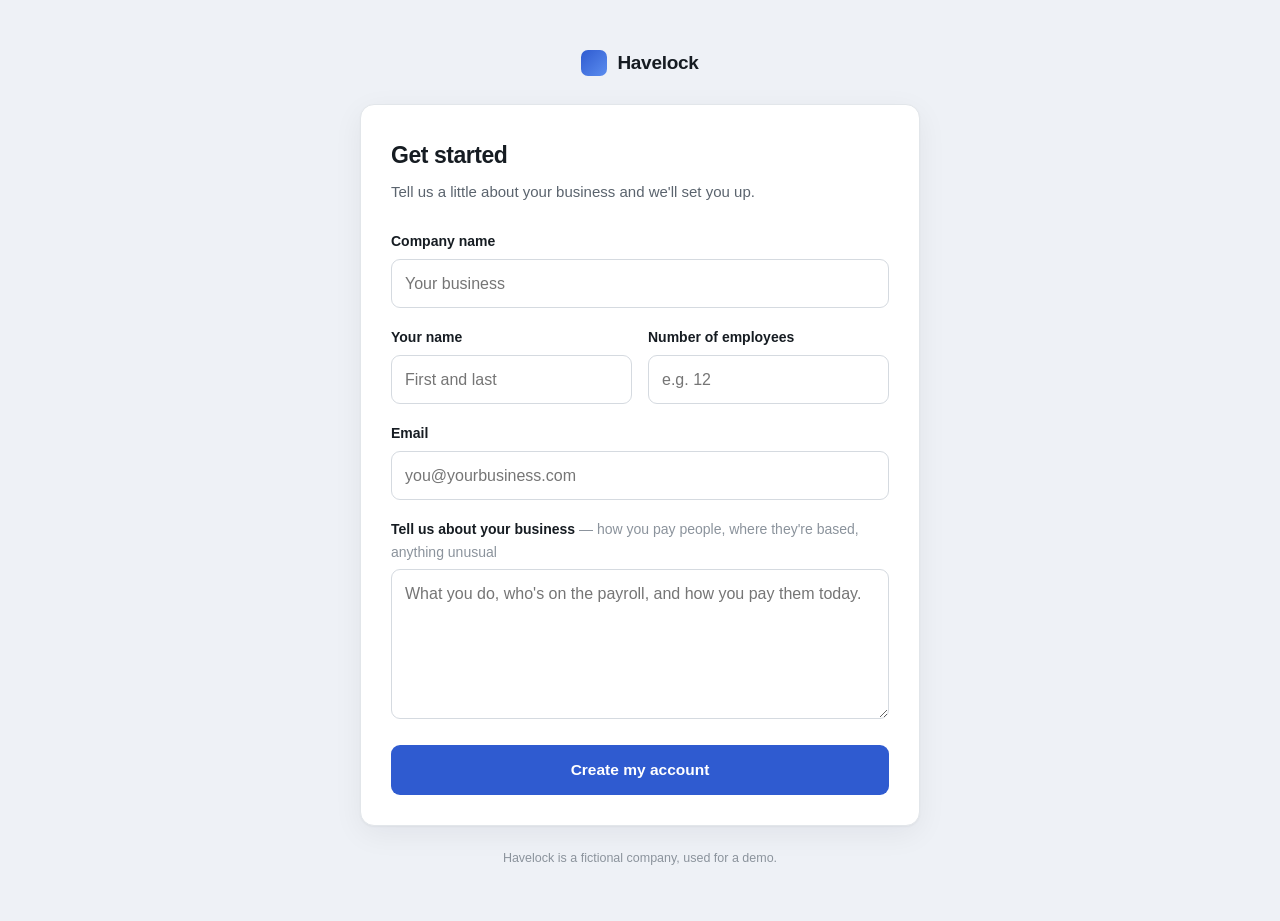
<file: customer-signup.html>
<!doctype html>
<html lang="en">
<head>
<meta charset="utf-8">
<meta name="viewport" content="width=device-width, initial-scale=1">
<link rel="icon" href="data:image/svg+xml,<svg xmlns='http://www.w3.org/2000/svg' viewBox='0 0 32 32'><rect width='32' height='32' rx='8' fill='%232f5bd0'/></svg>">
<title>Get started with Havelock</title>
<!--
  The prospective customer's front door.

  Same rule as customer-support.html: this page has no idea an internal
  console exists. It POSTs once and shows a confirmation. It never learns
  which onboarding track it was put on, whether it was flagged, or that a
  welcome email was drafted for someone to read and send.

  The free-text "tell us about your business" field is the one the
  classification step actually reads. Everything else is record-keeping.
-->
<style>
  :root {
    --brand:#2f5bd0;
    --ink:#161c22;
    --mid:#5b646e;
    --soft:#8b939c;
    --line:#e2e6ea;
  }
  * { box-sizing:border-box; }
  body {
    margin:0;
    min-height:100vh;
    background:#eef1f6;
    color:var(--ink);
    font:16px/1.6 -apple-system,BlinkMacSystemFont,"Segoe UI",Roboto,Helvetica,Arial,sans-serif;
    -webkit-font-smoothing:antialiased;
    display:flex;
    flex-direction:column;
    align-items:center;
    padding:48px 20px 40px;
  }
  .brand {
    display:flex; align-items:center; gap:10px;
    margin-bottom:26px;
  }
  .brand__mark {
    width:26px; height:26px; border-radius:7px;
    background:linear-gradient(135deg,#2f5bd0,#5b8def);
  }
  .brand__name { font-size:19px; font-weight:680; letter-spacing:-.015em; }

  .card {
    width:100%; max-width:560px;
    background:#fff;
    border:1px solid var(--line);
    border-radius:14px;
    padding:32px 30px 30px;
    box-shadow:0 1px 2px rgba(16,24,32,.04), 0 8px 30px rgba(16,24,32,.06);
  }
  h1 { margin:0 0 6px; font-size:23px; letter-spacing:-.02em; }
  .lede { margin:0 0 26px; color:var(--mid); font-size:15px; }

  label { display:block; margin-bottom:18px; }
  .label { display:block; font-size:14px; font-weight:600; margin-bottom:6px; }
  .hint { font-weight:400; color:var(--soft); }
  input, textarea {
    width:100%; font:inherit; color:var(--ink);
    padding:11px 13px;
    border:1px solid #d5dae0; border-radius:9px; background:#fff;
  }
  input:focus, textarea:focus {
    outline:3px solid rgba(47,91,208,.18);
    outline-offset:0;
    border-color:var(--brand);
  }
  textarea { min-height:150px; resize:vertical; }

  /* Two short fields share a line; they collapse on a narrow screen. */
  .row { display:grid; grid-template-columns:1fr 1fr; gap:0 16px; }
  @media (max-width:520px) { .row { grid-template-columns:1fr; } }

  button {
    width:100%; font:inherit; font-weight:650; font-size:15.5px;
    color:#fff; background:var(--brand);
    border:0; border-radius:9px; padding:13px;
    cursor:pointer;
  }
  button:hover:not(:disabled) { background:#2a51bb; }
  button:disabled { opacity:.6; cursor:not-allowed; }

  .error {
    margin-top:16px; padding:11px 13px;
    background:#fdeceb; border:1px solid #f2c6c2; border-radius:9px;
    color:#8a2a22; font-size:14.5px;
  }

  /* confirmation replaces the form entirely */
  .done { text-align:center; padding:14px 0 6px; }
  .done__tick {
    width:46px; height:46px; margin:0 auto 16px;
    border-radius:50%; background:#e6f5ec;
    display:flex; align-items:center; justify-content:center;
    color:#17663a; font-size:23px; font-weight:700;
  }
  .done h2 { margin:0 0 8px; font-size:19px; letter-spacing:-.01em; }
  .done p { margin:0; color:var(--mid); font-size:15px; }

  .foot { margin-top:22px; color:var(--soft); font-size:12.5px; text-align:center; }

  [hidden] { display:none !important; }
</style>
</head>
<body>

  <div class="brand">
    <span class="brand__mark" aria-hidden="true"></span>
    <span class="brand__name">Havelock</span>
  </div>

  <main class="card">

    <div id="form-state">
      <h1>Get started</h1>
      <p class="lede">Tell us a little about your business and we'll set you up.</p>

      <form id="signup-form" autocomplete="on" novalidate>
        <label>
          <span class="label">Company name</span>
          <input type="text" id="company_name" name="company_name"
                 placeholder="Your business" required>
        </label>

        <div class="row">
          <label>
            <span class="label">Your name</span>
            <input type="text" id="contact_name" name="contact_name"
                   placeholder="First and last" required>
          </label>

          <label>
            <span class="label">Number of employees</span>
            <input type="number" id="employee_count" name="employee_count"
                   min="1" step="1" placeholder="e.g. 12" required>
          </label>
        </div>

        <label>
          <span class="label">Email</span>
          <input type="email" id="contact_email" name="contact_email"
                 placeholder="you@yourbusiness.com" required>
        </label>

        <label>
          <span class="label">
            Tell us about your business
            <span class="hint">— how you pay people, where they're based, anything unusual</span>
          </span>
          <textarea id="business_description" name="business_description"
                    placeholder="What you do, who's on the payroll, and how you pay them today."
                    required></textarea>
        </label>

        <button type="submit" id="send">Create my account</button>
      </form>

      <div class="error" id="error" hidden></div>
    </div>

    <div id="done-state" hidden>
      <div class="done">
        <div class="done__tick" aria-hidden="true">✓</div>
        <h2>Thanks — you're all signed up.</h2>
        <p>We'll be in touch shortly to get you set up.</p>
      </div>
    </div>

  </main>

  <p class="foot">Havelock is a fictional company, used for a demo.</p>

<script>
'use strict';

// Through the same local proxy the rest of the demo uses, so the browser
// never makes a cross-origin request.
const ENDPOINT = '/webhook/customer-signup';

const form = document.getElementById('signup-form');
const button = document.getElementById('send');
const errorBox = document.getElementById('error');

const FIELDS = [
  'company_name',
  'contact_name',
  'contact_email',
  'employee_count',
  'business_description',
];

function fail(message) {
  errorBox.textContent = message;
  errorBox.hidden = false;
}

form.addEventListener('submit', async (event) => {
  event.preventDefault();
  errorBox.hidden = true;

  const payload = {};
  for (const name of FIELDS) {
    payload[name] = document.getElementById(name).value.trim();
  }

  if (FIELDS.some((name) => !payload[name])) {
    return fail('Please fill in every field before continuing.');
  }

  button.disabled = true;
  button.textContent = 'Setting you up…';

  try {
    const res = await fetch(ENDPOINT, {
      method: 'POST',
      headers: { 'Content-Type': 'application/json' },
      body: JSON.stringify(payload),
    });

    // The workflow replies with a bare acknowledgement and nothing else.
    // Even if it said more, this page would ignore it - the onboarding
    // track and any review flag are internal.
    if (!res.ok) throw new Error('status ' + res.status);

    document.getElementById('form-state').hidden = true;
    document.getElementById('done-state').hidden = false;
  } catch (err) {
    // Never pretend it worked.
    fail('Something went wrong creating your account. Please try again.');
    button.disabled = false;
    button.textContent = 'Create my account';
  }
});
</script>
</body>
</html>
</file>
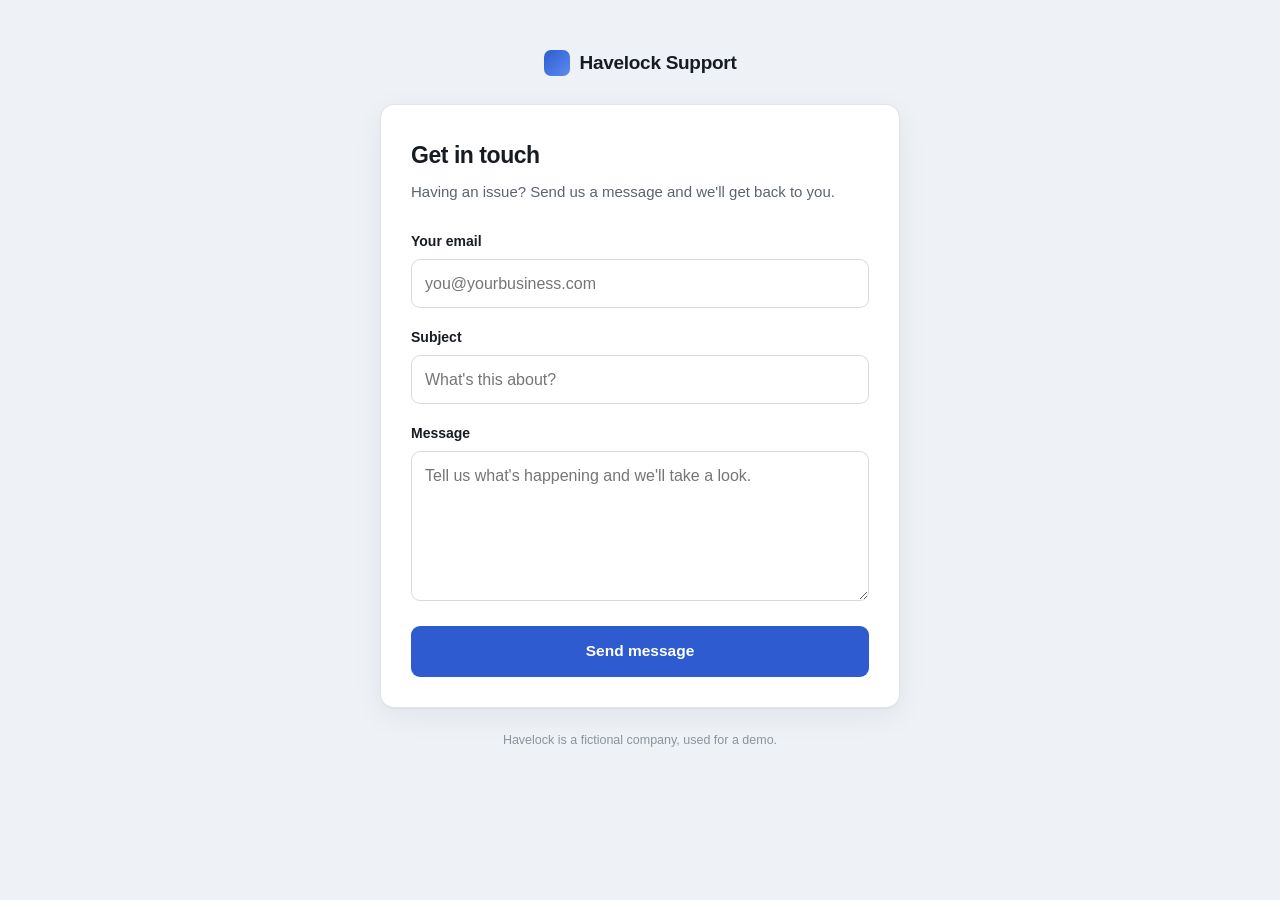
<file: customer-support.html>
<!doctype html>
<html lang="en">
<head>
<meta charset="utf-8">
<meta name="viewport" content="width=device-width, initial-scale=1">
<link rel="icon" href="data:image/svg+xml,<svg xmlns='http://www.w3.org/2000/svg' viewBox='0 0 32 32'><rect width='32' height='32' rx='8' fill='%232f5bd0'/></svg>">
<title>Havelock Support</title>
<!--
  The customer's front door.

  Deliberately self-contained and deliberately unlike the ops console: a
  customer should have no sense that an internal tool exists, let alone that
  a log of everyone's tickets is one tab away.

  It only ever POSTs. It never reads the log, never shows a classification,
  and never reveals what happens to the message after it is sent.
-->
<style>
  :root {
    --brand:#2f5bd0;
    --ink:#161c22;
    --mid:#5b646e;
    --soft:#8b939c;
    --line:#e2e6ea;
  }
  * { box-sizing:border-box; }
  body {
    margin:0;
    min-height:100vh;
    background:#eef1f6;
    color:var(--ink);
    font:16px/1.6 -apple-system,BlinkMacSystemFont,"Segoe UI",Roboto,Helvetica,Arial,sans-serif;
    -webkit-font-smoothing:antialiased;
    display:flex;
    flex-direction:column;
    align-items:center;
    padding:48px 20px 40px;
  }
  .brand {
    display:flex; align-items:center; gap:10px;
    margin-bottom:26px;
  }
  .brand__mark {
    width:26px; height:26px; border-radius:7px;
    background:linear-gradient(135deg,#2f5bd0,#5b8def);
  }
  .brand__name { font-size:19px; font-weight:680; letter-spacing:-.015em; }

  .card {
    width:100%; max-width:520px;
    background:#fff;
    border:1px solid var(--line);
    border-radius:14px;
    padding:32px 30px 30px;
    box-shadow:0 1px 2px rgba(16,24,32,.04), 0 8px 30px rgba(16,24,32,.06);
  }
  h1 { margin:0 0 6px; font-size:23px; letter-spacing:-.02em; }
  .lede { margin:0 0 26px; color:var(--mid); font-size:15px; }

  label { display:block; margin-bottom:18px; }
  .label { display:block; font-size:14px; font-weight:600; margin-bottom:6px; }
  input, textarea {
    width:100%; font:inherit; color:var(--ink);
    padding:11px 13px;
    border:1px solid #d5dae0; border-radius:9px; background:#fff;
  }
  input:focus, textarea:focus {
    outline:3px solid rgba(47,91,208,.18);
    outline-offset:0;
    border-color:var(--brand);
  }
  textarea { min-height:150px; resize:vertical; }

  button {
    width:100%; font:inherit; font-weight:650; font-size:15.5px;
    color:#fff; background:var(--brand);
    border:0; border-radius:9px; padding:13px;
    cursor:pointer;
  }
  button:hover:not(:disabled) { background:#2a51bb; }
  button:disabled { opacity:.6; cursor:not-allowed; }

  .error {
    margin-top:16px; padding:11px 13px;
    background:#fdeceb; border:1px solid #f2c6c2; border-radius:9px;
    color:#8a2a22; font-size:14.5px;
  }

  /* confirmation replaces the form entirely */
  .done { text-align:center; padding:14px 0 6px; }
  .done__tick {
    width:46px; height:46px; margin:0 auto 16px;
    border-radius:50%; background:#e6f5ec;
    display:flex; align-items:center; justify-content:center;
    color:#17663a; font-size:23px; font-weight:700;
  }
  .done h2 { margin:0 0 8px; font-size:19px; letter-spacing:-.01em; }
  .done p { margin:0; color:var(--mid); font-size:15px; }

  .foot { margin-top:22px; color:var(--soft); font-size:12.5px; text-align:center; }

  [hidden] { display:none !important; }
</style>
</head>
<body>

  <div class="brand">
    <span class="brand__mark" aria-hidden="true"></span>
    <span class="brand__name">Havelock Support</span>
  </div>

  <main class="card">

    <div id="form-state">
      <h1>Get in touch</h1>
      <p class="lede">Having an issue? Send us a message and we'll get back to you.</p>

      <form id="support-form" autocomplete="on" novalidate>
        <label>
          <span class="label">Your email</span>
          <input type="email" id="customer_email" name="customer_email"
                 placeholder="you@yourbusiness.com" required>
        </label>

        <label>
          <span class="label">Subject</span>
          <input type="text" id="subject" name="subject"
                 placeholder="What's this about?" required>
        </label>

        <label>
          <span class="label">Message</span>
          <textarea id="body" name="body"
                    placeholder="Tell us what's happening and we'll take a look." required></textarea>
        </label>

        <button type="submit" id="send">Send message</button>
      </form>

      <div class="error" id="error" hidden></div>
    </div>

    <div id="done-state" hidden>
      <div class="done">
        <div class="done__tick" aria-hidden="true">✓</div>
        <h2>Thanks — we've got your message.</h2>
        <p>Someone from our team will follow up by email.</p>
      </div>
    </div>

  </main>

  <p class="foot">Havelock is a fictional company, used for a demo.</p>

<script>
'use strict';

// Same endpoint the internal tooling uses, through the same local proxy.
// No new workflow - this is just another front door to the one that exists.
const ENDPOINT = '/webhook/ticket-triage';

const form = document.getElementById('support-form');
const button = document.getElementById('send');
const errorBox = document.getElementById('error');

function fail(message) {
  errorBox.textContent = message;
  errorBox.hidden = false;
}

form.addEventListener('submit', async (event) => {
  event.preventDefault();
  errorBox.hidden = true;

  const payload = {
    customer_email: document.getElementById('customer_email').value.trim(),
    subject: document.getElementById('subject').value.trim(),
    body: document.getElementById('body').value.trim(),
  };

  if (!payload.customer_email || !payload.subject || !payload.body) {
    return fail('Please fill in all three fields before sending.');
  }

  button.disabled = true;
  button.textContent = 'Sending…';

  try {
    const res = await fetch(ENDPOINT, {
      method: 'POST',
      headers: { 'Content-Type': 'application/json' },
      body: JSON.stringify(payload),
    });

    // The workflow replies with the row it wrote. We deliberately ignore it:
    // the customer sees that we received the message, and nothing else.
    if (!res.ok) throw new Error('status ' + res.status);

    document.getElementById('form-state').hidden = true;
    document.getElementById('done-state').hidden = false;
  } catch (err) {
    // Never pretend it worked. If it did not send, say so.
    fail('Something went wrong sending your message. Please try again.');
    button.disabled = false;
    button.textContent = 'Send message';
  }
});
</script>
</body>
</html>
</file>
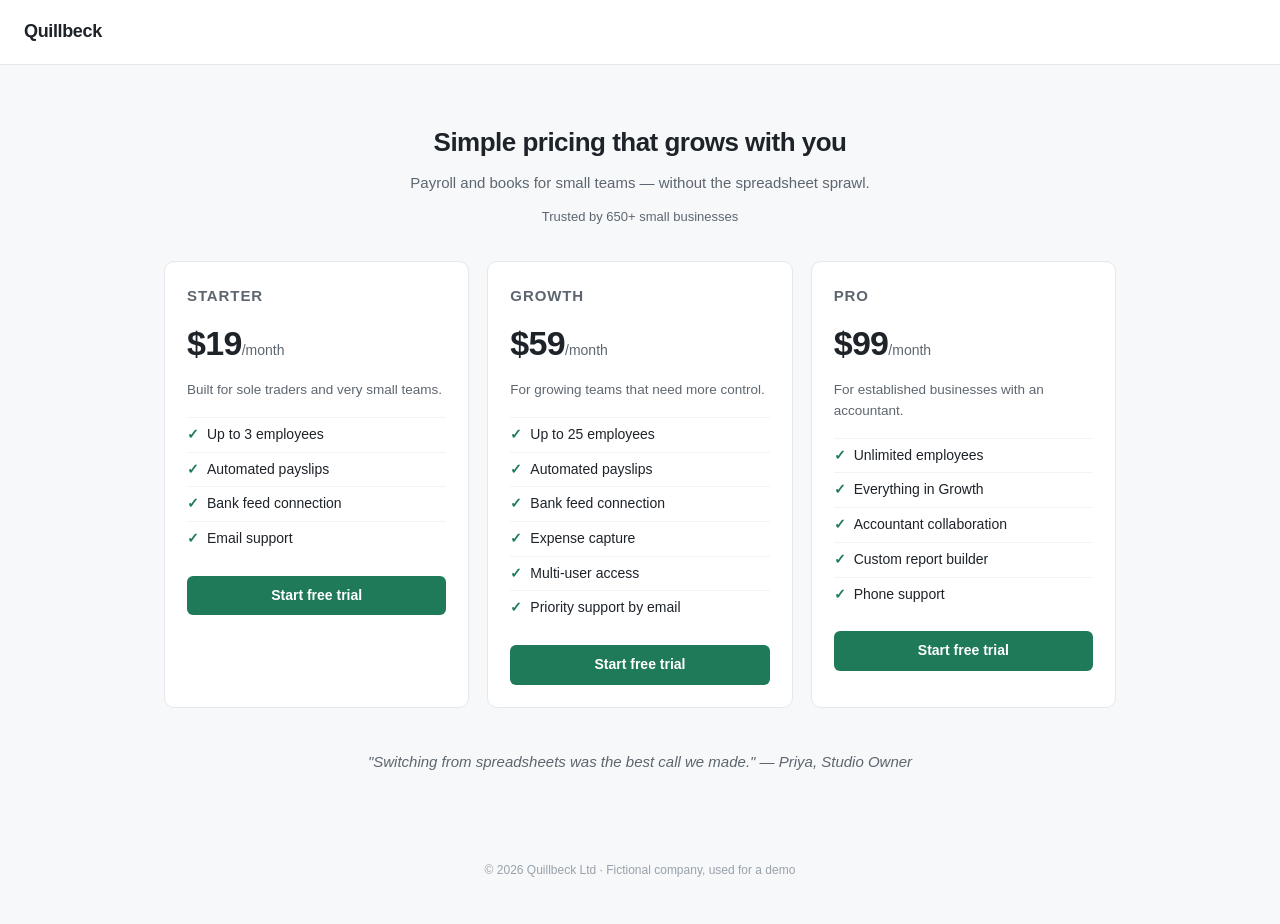
<file: mock-competitor-pricing.html>
<!doctype html>
<html lang="en">
<head>
<meta charset="utf-8">
<meta name="viewport" content="width=device-width, initial-scale=1">
<!-- Which demo variant this is. Kept in a meta tag, not in the visible page:
     the workflow strips tags before comparing, so this never reaches the model
     and never shows up as a phantom change. serve.mjs reads it to report the
     current variant back to the console. -->
<meta name="x-demo-variant" content="price">
<title>Quillbeck — Pricing</title>
<style>
  :root { --ink:#1d2329; --mid:#5d666f; --line:#e4e7eb; --accent:#1f7a5a; }
  * { box-sizing:border-box; }
  body { margin:0; background:#f7f8f9; color:var(--ink);
         font:15px/1.55 -apple-system,BlinkMacSystemFont,"Segoe UI",Roboto,Helvetica,Arial,sans-serif; }
  header { background:#fff; border-bottom:1px solid var(--line); padding:18px 24px; }
  .brand { font-weight:700; letter-spacing:-.02em; font-size:18px; }
  .wrap { max-width:1000px; margin:0 auto; padding:40px 24px 60px; }
  .lede { text-align:center; margin-bottom:8px; font-size:26px; font-weight:680; letter-spacing:-.02em; }
  .sub { text-align:center; color:var(--mid); margin:0 0 6px; }
  .proof { text-align:center; color:var(--mid); font-size:13px; margin-bottom:34px; }
  .plans { display:grid; grid-template-columns:repeat(auto-fit,minmax(250px,1fr)); gap:18px; }
  .plan { background:#fff; border:1px solid var(--line); border-radius:10px; padding:22px; }
  .plan__name { margin:0 0 10px; font-size:15px; text-transform:uppercase; letter-spacing:.06em; color:var(--mid); }
  .plan__price { margin:0 0 10px; }
  .amount { font-size:34px; font-weight:700; letter-spacing:-.02em; }
  .per { color:var(--mid); font-size:14px; }
  .plan__blurb { color:var(--mid); margin:0 0 16px; font-size:13.5px; }
  .plan__features { list-style:none; margin:0 0 20px; padding:0; }
  .plan__features li { padding:6px 0 6px 20px; position:relative; border-top:1px solid #f1f3f5; font-size:14px; }
  .plan__features li:before { content:"✓"; position:absolute; left:0; color:var(--accent); font-weight:700; }
  .plan__cta { display:block; text-align:center; background:var(--accent); color:#fff;
               text-decoration:none; padding:9px; border-radius:6px; font-weight:600; font-size:14px; }
  blockquote { max-width:640px; margin:42px auto 0; text-align:center; color:var(--mid); font-style:italic; }
  footer { text-align:center; color:#98a1aa; font-size:12px; padding:28px 24px 44px; }
</style>
</head>
<body>
<header><div class="brand">Quillbeck</div></header>

<div class="wrap">
  <h1 class="lede">Simple pricing that grows with you</h1>
  <p class="sub">Payroll and books for small teams — without the spreadsheet sprawl.</p>
  <p class="proof">Trusted by 650+ small businesses</p>

  <div class="plans">

      <article class="plan">
        <h2 class="plan__name">Starter</h2>
        <p class="plan__price"><span class="amount">$19</span><span class="per">/month</span></p>
        <p class="plan__blurb">Built for sole traders and very small teams.</p>
        <ul class="plan__features">
          <li>Up to 3 employees</li>
          <li>Automated payslips</li>
          <li>Bank feed connection</li>
          <li>Email support</li>
        </ul>
        <a class="plan__cta" href="#">Start free trial</a>
      </article>

      <article class="plan">
        <h2 class="plan__name">Growth</h2>
        <p class="plan__price"><span class="amount">$59</span><span class="per">/month</span></p>
        <p class="plan__blurb">For growing teams that need more control.</p>
        <ul class="plan__features">
          <li>Up to 25 employees</li>
          <li>Automated payslips</li>
          <li>Bank feed connection</li>
          <li>Expense capture</li>
          <li>Multi-user access</li>
          <li>Priority support by email</li>
        </ul>
        <a class="plan__cta" href="#">Start free trial</a>
      </article>

      <article class="plan">
        <h2 class="plan__name">Pro</h2>
        <p class="plan__price"><span class="amount">$99</span><span class="per">/month</span></p>
        <p class="plan__blurb">For established businesses with an accountant.</p>
        <ul class="plan__features">
          <li>Unlimited employees</li>
          <li>Everything in Growth</li>
          <li>Accountant collaboration</li>
          <li>Custom report builder</li>
          <li>Phone support</li>
        </ul>
        <a class="plan__cta" href="#">Start free trial</a>
      </article>
  </div>

  <blockquote>"Switching from spreadsheets was the best call we made." — Priya, Studio Owner</blockquote>
</div>

<footer>© 2026 Quillbeck Ltd · Fictional company, used for a demo</footer>
</body>
</html>
</file>
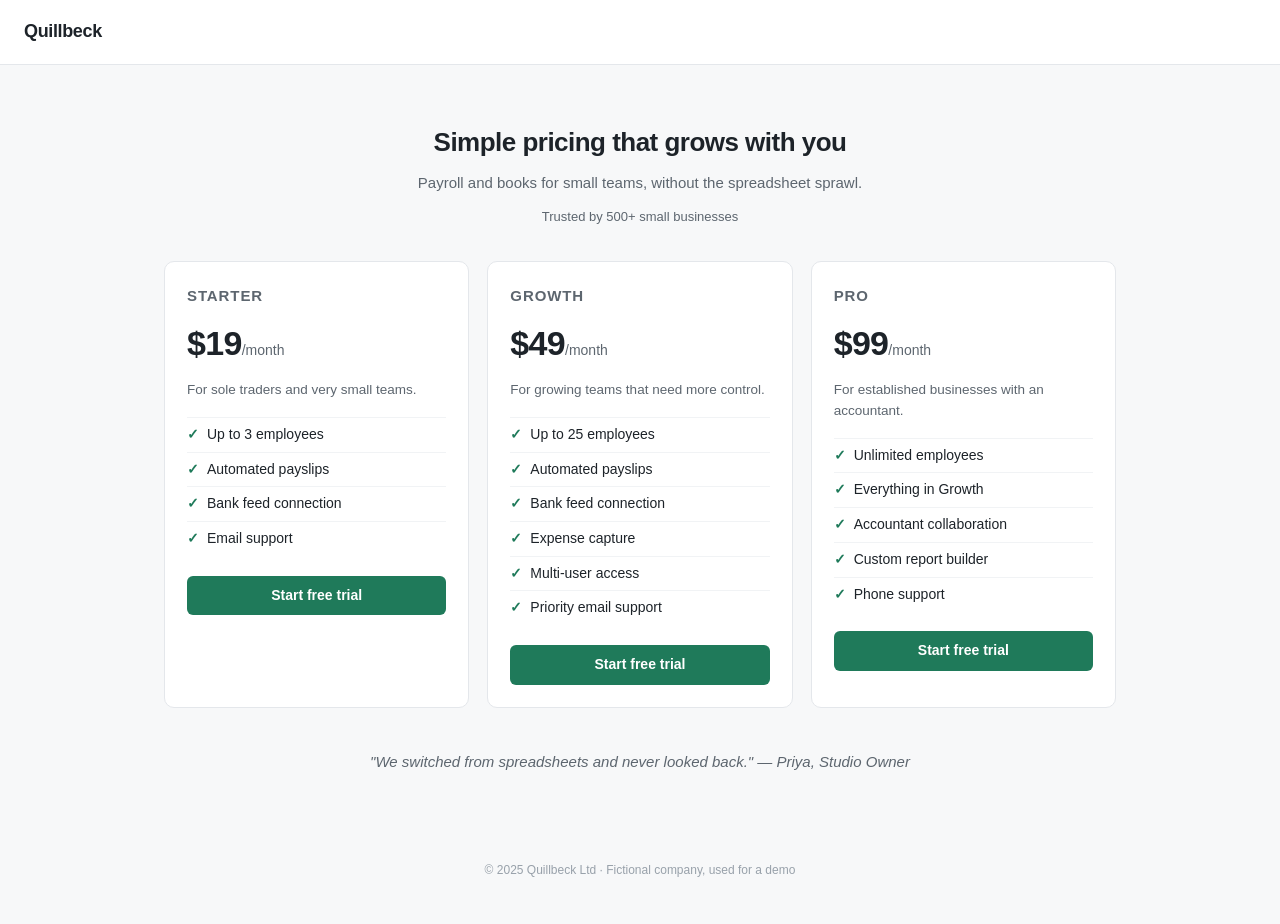
<file: 03-competitor-monitoring/test-data/pages/baseline.html>
<!doctype html>
<html lang="en">
<head>
<meta charset="utf-8">
<meta name="viewport" content="width=device-width, initial-scale=1">
<!-- Which demo variant this is. Kept in a meta tag, not in the visible page:
     the workflow strips tags before comparing, so this never reaches the model
     and never shows up as a phantom change. serve.mjs reads it to report the
     current variant back to the console. -->
<meta name="x-demo-variant" content="baseline">
<title>Quillbeck — Pricing</title>
<style>
  :root { --ink:#1d2329; --mid:#5d666f; --line:#e4e7eb; --accent:#1f7a5a; }
  * { box-sizing:border-box; }
  body { margin:0; background:#f7f8f9; color:var(--ink);
         font:15px/1.55 -apple-system,BlinkMacSystemFont,"Segoe UI",Roboto,Helvetica,Arial,sans-serif; }
  header { background:#fff; border-bottom:1px solid var(--line); padding:18px 24px; }
  .brand { font-weight:700; letter-spacing:-.02em; font-size:18px; }
  .wrap { max-width:1000px; margin:0 auto; padding:40px 24px 60px; }
  .lede { text-align:center; margin-bottom:8px; font-size:26px; font-weight:680; letter-spacing:-.02em; }
  .sub { text-align:center; color:var(--mid); margin:0 0 6px; }
  .proof { text-align:center; color:var(--mid); font-size:13px; margin-bottom:34px; }
  .plans { display:grid; grid-template-columns:repeat(auto-fit,minmax(250px,1fr)); gap:18px; }
  .plan { background:#fff; border:1px solid var(--line); border-radius:10px; padding:22px; }
  .plan__name { margin:0 0 10px; font-size:15px; text-transform:uppercase; letter-spacing:.06em; color:var(--mid); }
  .plan__price { margin:0 0 10px; }
  .amount { font-size:34px; font-weight:700; letter-spacing:-.02em; }
  .per { color:var(--mid); font-size:14px; }
  .plan__blurb { color:var(--mid); margin:0 0 16px; font-size:13.5px; }
  .plan__features { list-style:none; margin:0 0 20px; padding:0; }
  .plan__features li { padding:6px 0 6px 20px; position:relative; border-top:1px solid #f1f3f5; font-size:14px; }
  .plan__features li:before { content:"✓"; position:absolute; left:0; color:var(--accent); font-weight:700; }
  .plan__cta { display:block; text-align:center; background:var(--accent); color:#fff;
               text-decoration:none; padding:9px; border-radius:6px; font-weight:600; font-size:14px; }
  blockquote { max-width:640px; margin:42px auto 0; text-align:center; color:var(--mid); font-style:italic; }
  footer { text-align:center; color:#98a1aa; font-size:12px; padding:28px 24px 44px; }
</style>
</head>
<body>
<header><div class="brand">Quillbeck</div></header>

<div class="wrap">
  <h1 class="lede">Simple pricing that grows with you</h1>
  <p class="sub">Payroll and books for small teams, without the spreadsheet sprawl.</p>
  <p class="proof">Trusted by 500+ small businesses</p>

  <div class="plans">

      <article class="plan">
        <h2 class="plan__name">Starter</h2>
        <p class="plan__price"><span class="amount">$19</span><span class="per">/month</span></p>
        <p class="plan__blurb">For sole traders and very small teams.</p>
        <ul class="plan__features">
          <li>Up to 3 employees</li>
          <li>Automated payslips</li>
          <li>Bank feed connection</li>
          <li>Email support</li>
        </ul>
        <a class="plan__cta" href="#">Start free trial</a>
      </article>

      <article class="plan">
        <h2 class="plan__name">Growth</h2>
        <p class="plan__price"><span class="amount">$49</span><span class="per">/month</span></p>
        <p class="plan__blurb">For growing teams that need more control.</p>
        <ul class="plan__features">
          <li>Up to 25 employees</li>
          <li>Automated payslips</li>
          <li>Bank feed connection</li>
          <li>Expense capture</li>
          <li>Multi-user access</li>
          <li>Priority email support</li>
        </ul>
        <a class="plan__cta" href="#">Start free trial</a>
      </article>

      <article class="plan">
        <h2 class="plan__name">Pro</h2>
        <p class="plan__price"><span class="amount">$99</span><span class="per">/month</span></p>
        <p class="plan__blurb">For established businesses with an accountant.</p>
        <ul class="plan__features">
          <li>Unlimited employees</li>
          <li>Everything in Growth</li>
          <li>Accountant collaboration</li>
          <li>Custom report builder</li>
          <li>Phone support</li>
        </ul>
        <a class="plan__cta" href="#">Start free trial</a>
      </article>
  </div>

  <blockquote>"We switched from spreadsheets and never looked back." — Priya, Studio Owner</blockquote>
</div>

<footer>© 2025 Quillbeck Ltd · Fictional company, used for a demo</footer>
</body>
</html>
</file>
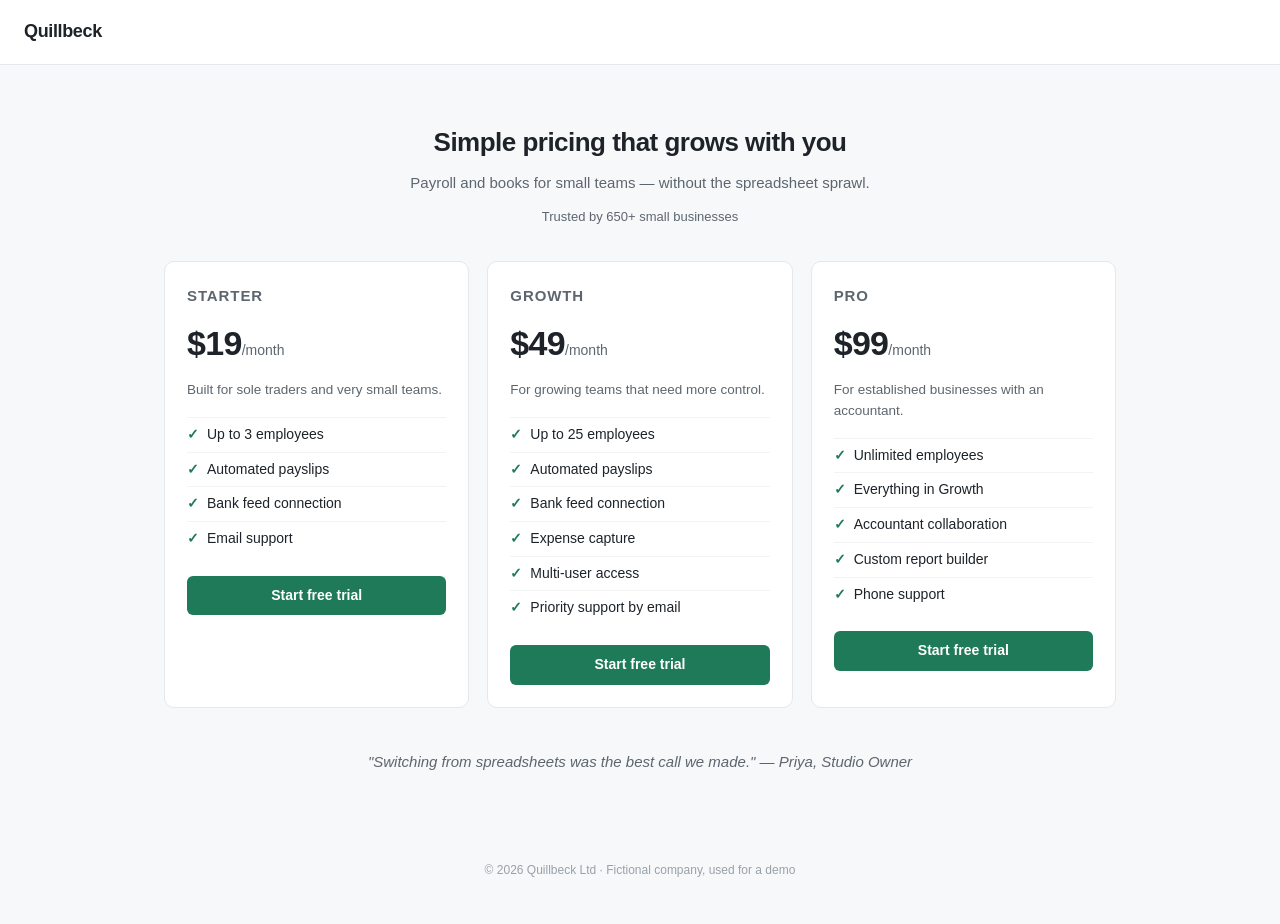
<file: 03-competitor-monitoring/test-data/pages/cosmetic.html>
<!doctype html>
<html lang="en">
<head>
<meta charset="utf-8">
<meta name="viewport" content="width=device-width, initial-scale=1">
<!-- Which demo variant this is. Kept in a meta tag, not in the visible page:
     the workflow strips tags before comparing, so this never reaches the model
     and never shows up as a phantom change. serve.mjs reads it to report the
     current variant back to the console. -->
<meta name="x-demo-variant" content="cosmetic">
<title>Quillbeck — Pricing</title>
<style>
  :root { --ink:#1d2329; --mid:#5d666f; --line:#e4e7eb; --accent:#1f7a5a; }
  * { box-sizing:border-box; }
  body { margin:0; background:#f7f8f9; color:var(--ink);
         font:15px/1.55 -apple-system,BlinkMacSystemFont,"Segoe UI",Roboto,Helvetica,Arial,sans-serif; }
  header { background:#fff; border-bottom:1px solid var(--line); padding:18px 24px; }
  .brand { font-weight:700; letter-spacing:-.02em; font-size:18px; }
  .wrap { max-width:1000px; margin:0 auto; padding:40px 24px 60px; }
  .lede { text-align:center; margin-bottom:8px; font-size:26px; font-weight:680; letter-spacing:-.02em; }
  .sub { text-align:center; color:var(--mid); margin:0 0 6px; }
  .proof { text-align:center; color:var(--mid); font-size:13px; margin-bottom:34px; }
  .plans { display:grid; grid-template-columns:repeat(auto-fit,minmax(250px,1fr)); gap:18px; }
  .plan { background:#fff; border:1px solid var(--line); border-radius:10px; padding:22px; }
  .plan__name { margin:0 0 10px; font-size:15px; text-transform:uppercase; letter-spacing:.06em; color:var(--mid); }
  .plan__price { margin:0 0 10px; }
  .amount { font-size:34px; font-weight:700; letter-spacing:-.02em; }
  .per { color:var(--mid); font-size:14px; }
  .plan__blurb { color:var(--mid); margin:0 0 16px; font-size:13.5px; }
  .plan__features { list-style:none; margin:0 0 20px; padding:0; }
  .plan__features li { padding:6px 0 6px 20px; position:relative; border-top:1px solid #f1f3f5; font-size:14px; }
  .plan__features li:before { content:"✓"; position:absolute; left:0; color:var(--accent); font-weight:700; }
  .plan__cta { display:block; text-align:center; background:var(--accent); color:#fff;
               text-decoration:none; padding:9px; border-radius:6px; font-weight:600; font-size:14px; }
  blockquote { max-width:640px; margin:42px auto 0; text-align:center; color:var(--mid); font-style:italic; }
  footer { text-align:center; color:#98a1aa; font-size:12px; padding:28px 24px 44px; }
</style>
</head>
<body>
<header><div class="brand">Quillbeck</div></header>

<div class="wrap">
  <h1 class="lede">Simple pricing that grows with you</h1>
  <p class="sub">Payroll and books for small teams — without the spreadsheet sprawl.</p>
  <p class="proof">Trusted by 650+ small businesses</p>

  <div class="plans">

      <article class="plan">
        <h2 class="plan__name">Starter</h2>
        <p class="plan__price"><span class="amount">$19</span><span class="per">/month</span></p>
        <p class="plan__blurb">Built for sole traders and very small teams.</p>
        <ul class="plan__features">
          <li>Up to 3 employees</li>
          <li>Automated payslips</li>
          <li>Bank feed connection</li>
          <li>Email support</li>
        </ul>
        <a class="plan__cta" href="#">Start free trial</a>
      </article>

      <article class="plan">
        <h2 class="plan__name">Growth</h2>
        <p class="plan__price"><span class="amount">$49</span><span class="per">/month</span></p>
        <p class="plan__blurb">For growing teams that need more control.</p>
        <ul class="plan__features">
          <li>Up to 25 employees</li>
          <li>Automated payslips</li>
          <li>Bank feed connection</li>
          <li>Expense capture</li>
          <li>Multi-user access</li>
          <li>Priority support by email</li>
        </ul>
        <a class="plan__cta" href="#">Start free trial</a>
      </article>

      <article class="plan">
        <h2 class="plan__name">Pro</h2>
        <p class="plan__price"><span class="amount">$99</span><span class="per">/month</span></p>
        <p class="plan__blurb">For established businesses with an accountant.</p>
        <ul class="plan__features">
          <li>Unlimited employees</li>
          <li>Everything in Growth</li>
          <li>Accountant collaboration</li>
          <li>Custom report builder</li>
          <li>Phone support</li>
        </ul>
        <a class="plan__cta" href="#">Start free trial</a>
      </article>
  </div>

  <blockquote>"Switching from spreadsheets was the best call we made." — Priya, Studio Owner</blockquote>
</div>

<footer>© 2026 Quillbeck Ltd · Fictional company, used for a demo</footer>
</body>
</html>
</file>
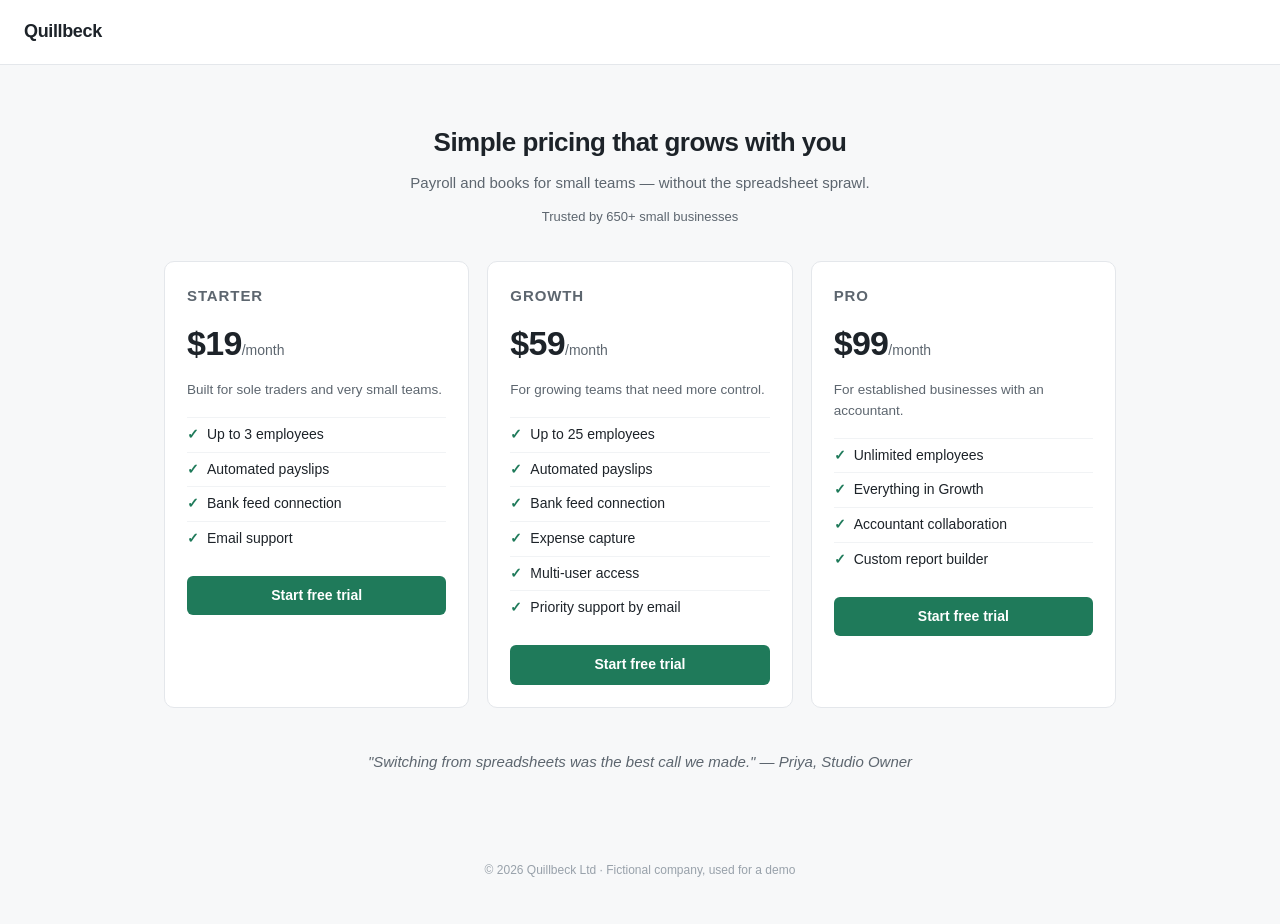
<file: 03-competitor-monitoring/test-data/pages/feature.html>
<!doctype html>
<html lang="en">
<head>
<meta charset="utf-8">
<meta name="viewport" content="width=device-width, initial-scale=1">
<!-- Which demo variant this is. Kept in a meta tag, not in the visible page:
     the workflow strips tags before comparing, so this never reaches the model
     and never shows up as a phantom change. serve.mjs reads it to report the
     current variant back to the console. -->
<meta name="x-demo-variant" content="feature">
<title>Quillbeck — Pricing</title>
<style>
  :root { --ink:#1d2329; --mid:#5d666f; --line:#e4e7eb; --accent:#1f7a5a; }
  * { box-sizing:border-box; }
  body { margin:0; background:#f7f8f9; color:var(--ink);
         font:15px/1.55 -apple-system,BlinkMacSystemFont,"Segoe UI",Roboto,Helvetica,Arial,sans-serif; }
  header { background:#fff; border-bottom:1px solid var(--line); padding:18px 24px; }
  .brand { font-weight:700; letter-spacing:-.02em; font-size:18px; }
  .wrap { max-width:1000px; margin:0 auto; padding:40px 24px 60px; }
  .lede { text-align:center; margin-bottom:8px; font-size:26px; font-weight:680; letter-spacing:-.02em; }
  .sub { text-align:center; color:var(--mid); margin:0 0 6px; }
  .proof { text-align:center; color:var(--mid); font-size:13px; margin-bottom:34px; }
  .plans { display:grid; grid-template-columns:repeat(auto-fit,minmax(250px,1fr)); gap:18px; }
  .plan { background:#fff; border:1px solid var(--line); border-radius:10px; padding:22px; }
  .plan__name { margin:0 0 10px; font-size:15px; text-transform:uppercase; letter-spacing:.06em; color:var(--mid); }
  .plan__price { margin:0 0 10px; }
  .amount { font-size:34px; font-weight:700; letter-spacing:-.02em; }
  .per { color:var(--mid); font-size:14px; }
  .plan__blurb { color:var(--mid); margin:0 0 16px; font-size:13.5px; }
  .plan__features { list-style:none; margin:0 0 20px; padding:0; }
  .plan__features li { padding:6px 0 6px 20px; position:relative; border-top:1px solid #f1f3f5; font-size:14px; }
  .plan__features li:before { content:"✓"; position:absolute; left:0; color:var(--accent); font-weight:700; }
  .plan__cta { display:block; text-align:center; background:var(--accent); color:#fff;
               text-decoration:none; padding:9px; border-radius:6px; font-weight:600; font-size:14px; }
  blockquote { max-width:640px; margin:42px auto 0; text-align:center; color:var(--mid); font-style:italic; }
  footer { text-align:center; color:#98a1aa; font-size:12px; padding:28px 24px 44px; }
</style>
</head>
<body>
<header><div class="brand">Quillbeck</div></header>

<div class="wrap">
  <h1 class="lede">Simple pricing that grows with you</h1>
  <p class="sub">Payroll and books for small teams — without the spreadsheet sprawl.</p>
  <p class="proof">Trusted by 650+ small businesses</p>

  <div class="plans">

      <article class="plan">
        <h2 class="plan__name">Starter</h2>
        <p class="plan__price"><span class="amount">$19</span><span class="per">/month</span></p>
        <p class="plan__blurb">Built for sole traders and very small teams.</p>
        <ul class="plan__features">
          <li>Up to 3 employees</li>
          <li>Automated payslips</li>
          <li>Bank feed connection</li>
          <li>Email support</li>
        </ul>
        <a class="plan__cta" href="#">Start free trial</a>
      </article>

      <article class="plan">
        <h2 class="plan__name">Growth</h2>
        <p class="plan__price"><span class="amount">$59</span><span class="per">/month</span></p>
        <p class="plan__blurb">For growing teams that need more control.</p>
        <ul class="plan__features">
          <li>Up to 25 employees</li>
          <li>Automated payslips</li>
          <li>Bank feed connection</li>
          <li>Expense capture</li>
          <li>Multi-user access</li>
          <li>Priority support by email</li>
        </ul>
        <a class="plan__cta" href="#">Start free trial</a>
      </article>

      <article class="plan">
        <h2 class="plan__name">Pro</h2>
        <p class="plan__price"><span class="amount">$99</span><span class="per">/month</span></p>
        <p class="plan__blurb">For established businesses with an accountant.</p>
        <ul class="plan__features">
          <li>Unlimited employees</li>
          <li>Everything in Growth</li>
          <li>Accountant collaboration</li>
          <li>Custom report builder</li>
        </ul>
        <a class="plan__cta" href="#">Start free trial</a>
      </article>
  </div>

  <blockquote>"Switching from spreadsheets was the best call we made." — Priya, Studio Owner</blockquote>
</div>

<footer>© 2026 Quillbeck Ltd · Fictional company, used for a demo</footer>
</body>
</html>
</file>
